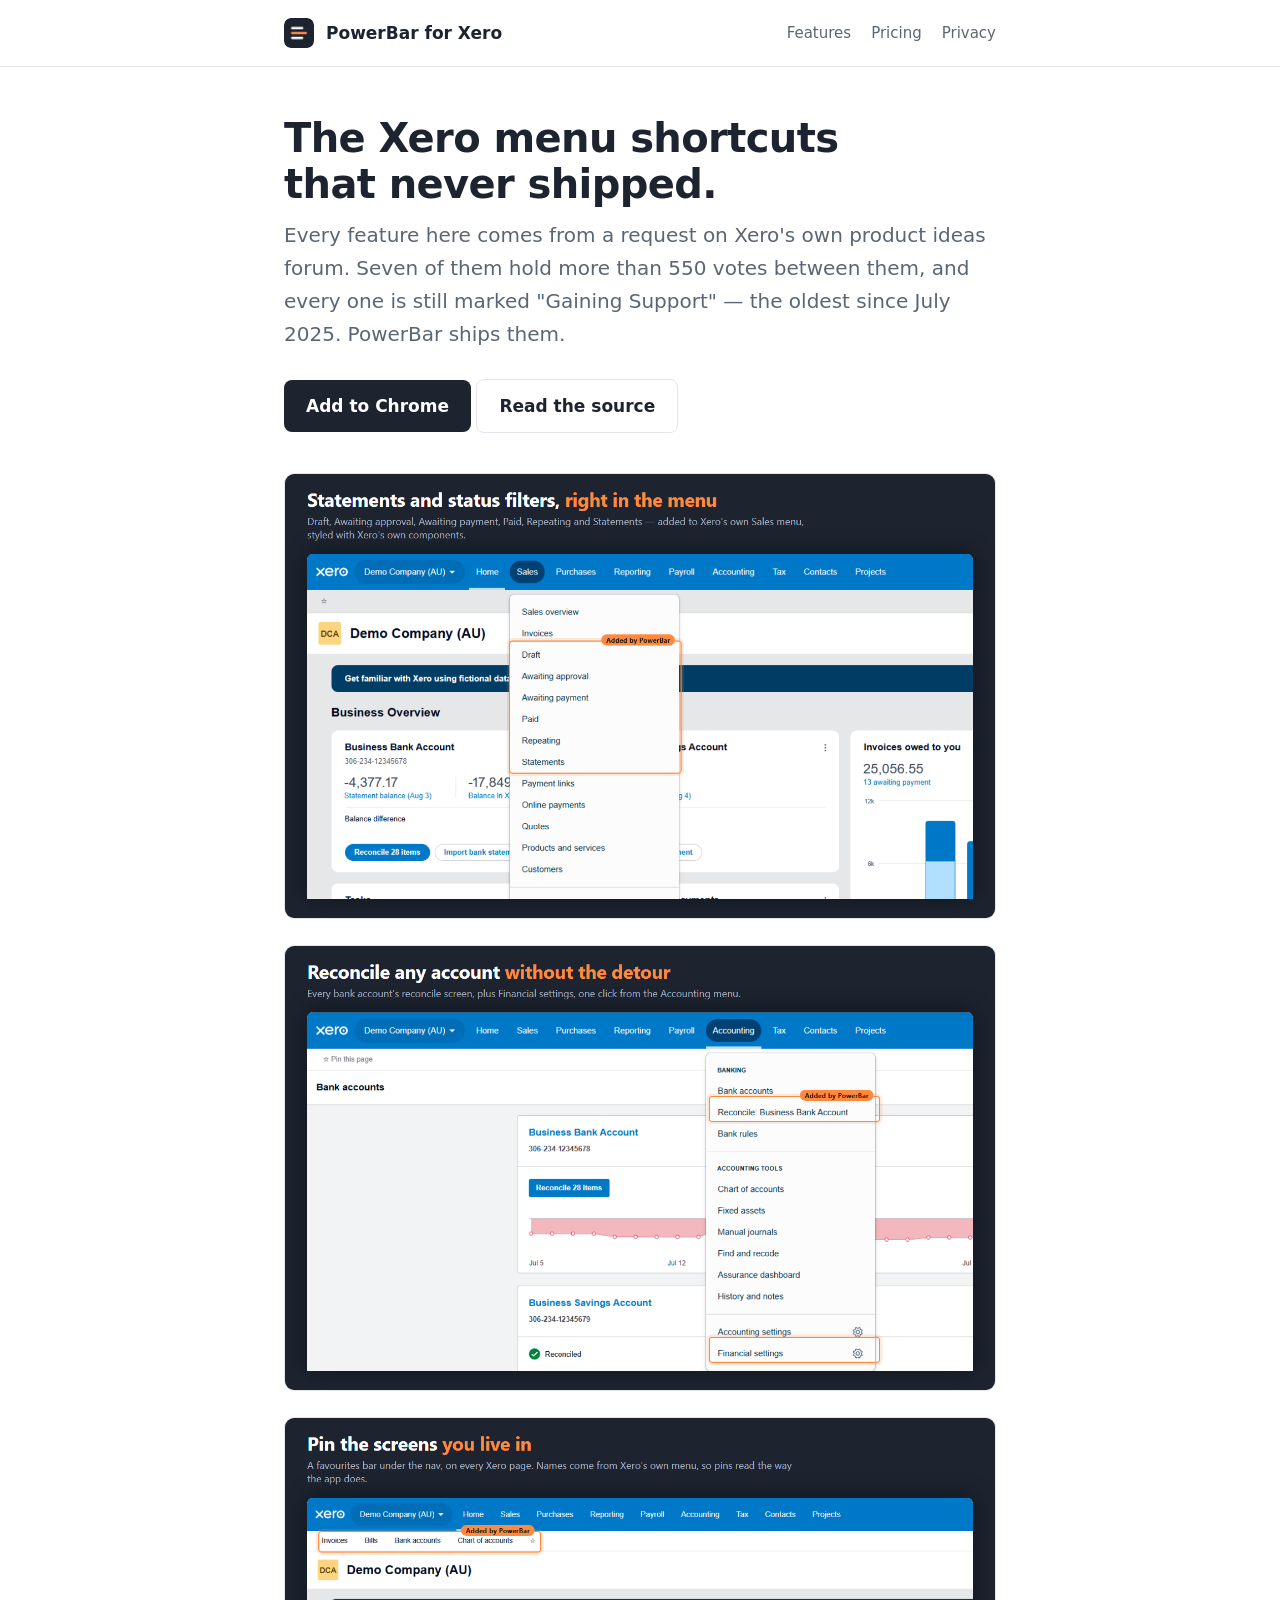
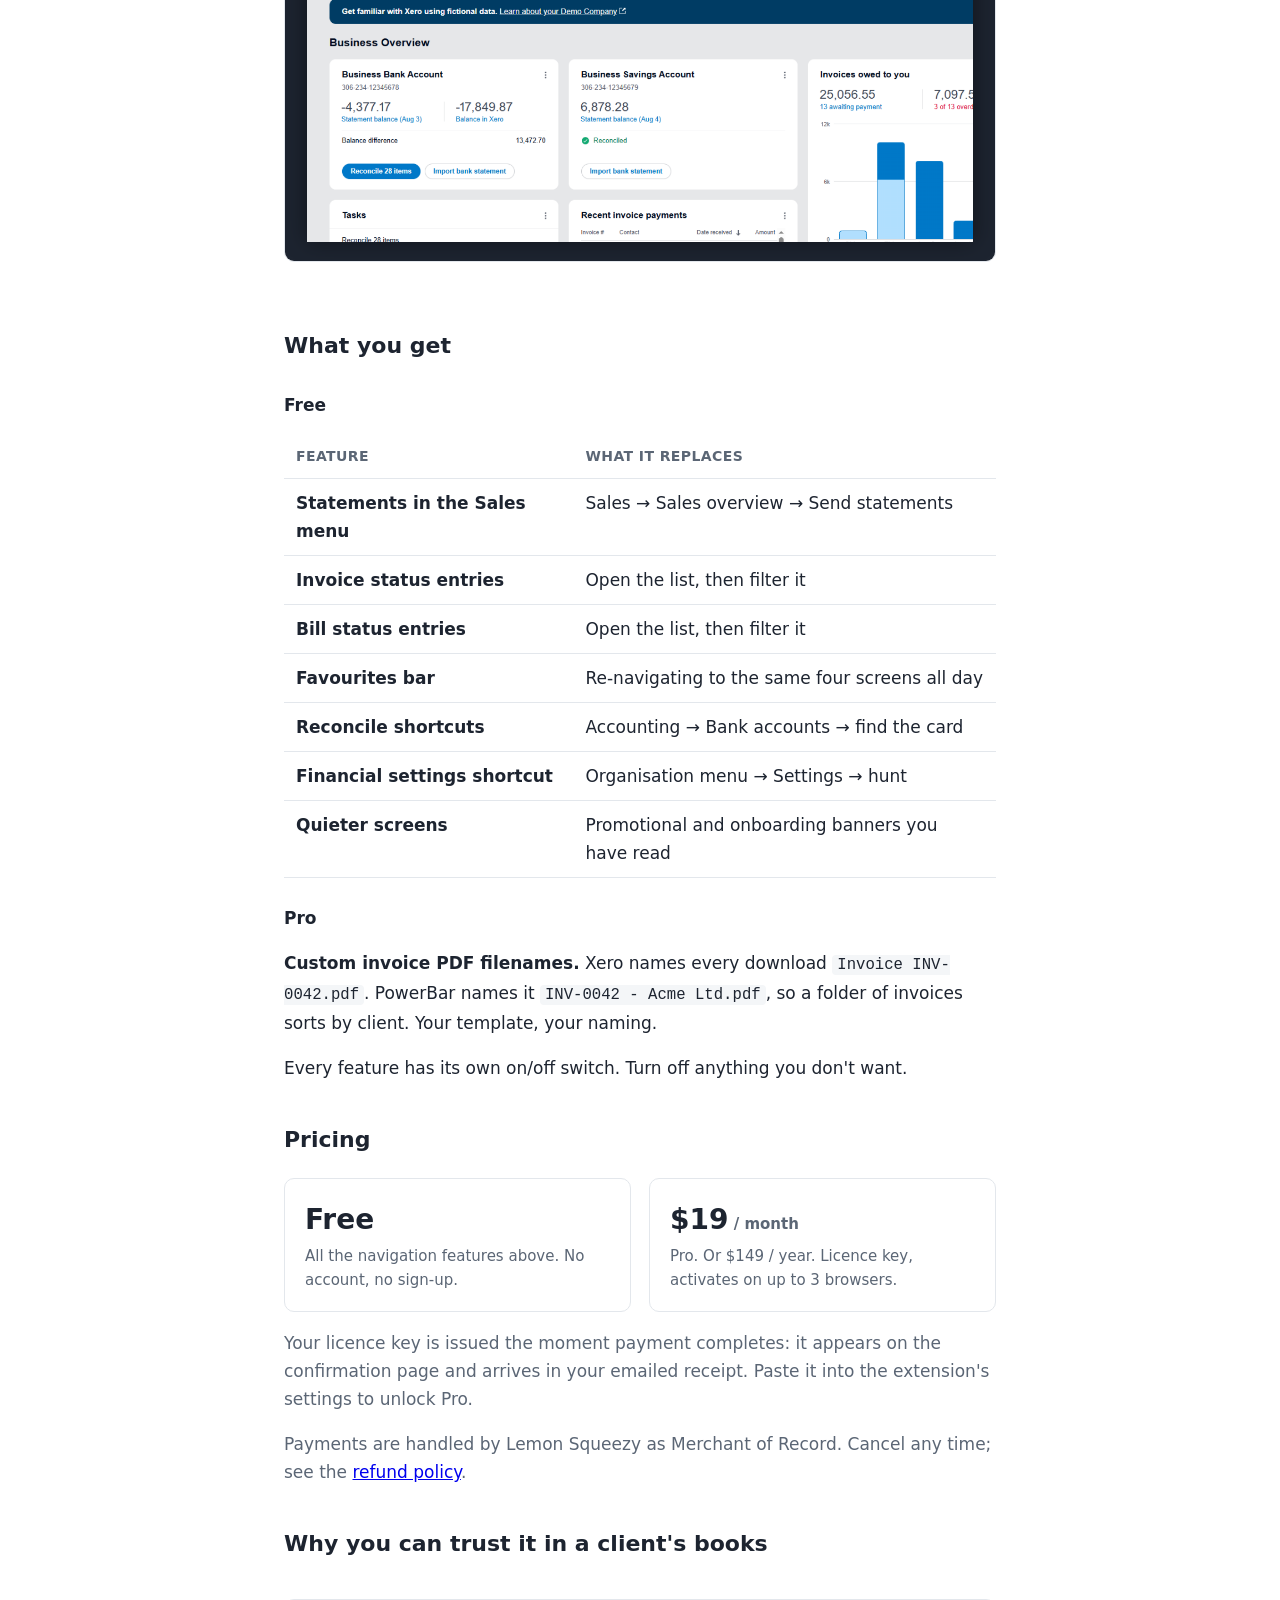
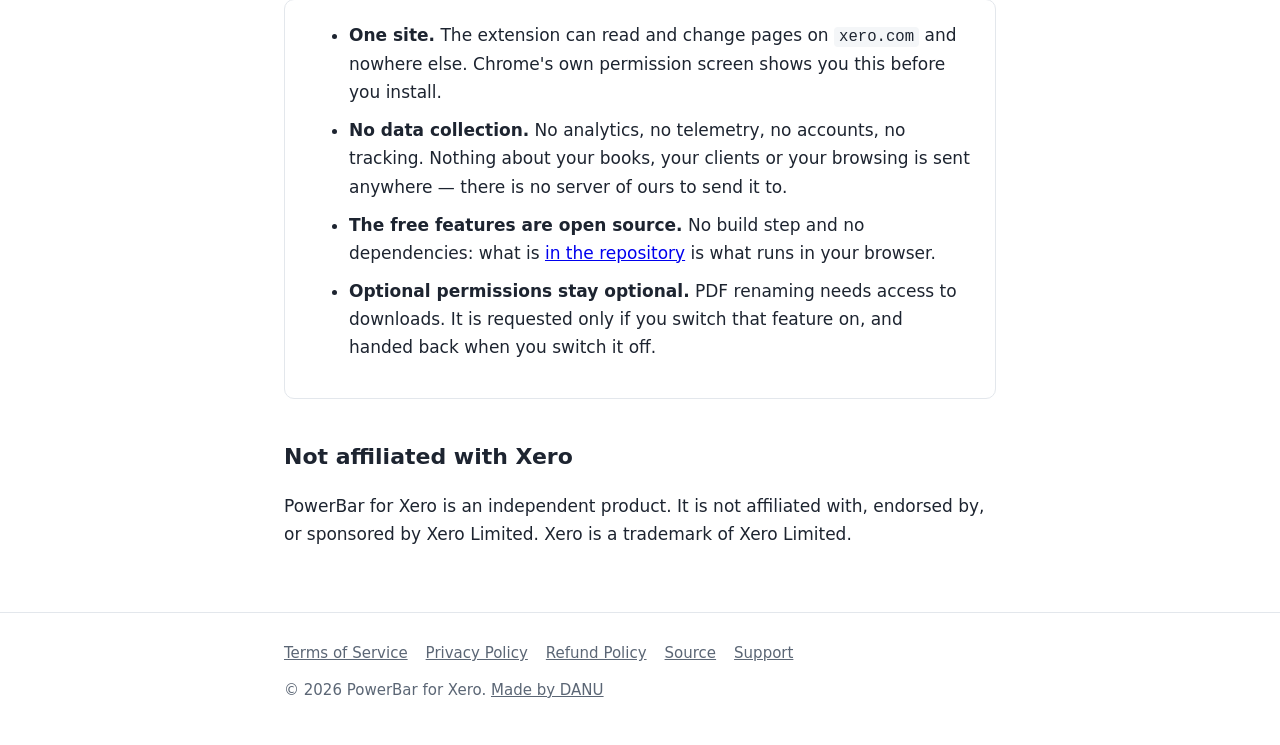
<file: docs/index.html>
<!doctype html>
<html lang="en">
<head>
  <meta charset="utf-8" />
  <meta name="viewport" content="width=device-width, initial-scale=1" />
  <title>PowerBar for Xero — menu shortcuts Xero never shipped</title>
  <meta name="description" content="A Chrome extension adding the Xero menu shortcuts asked for on Xero's own product ideas forum. One permission, no data collection, free core open source." />
  <link rel="icon" href="icon.png" />
  <link rel="stylesheet" href="style.css" />
</head>
<body>

<header class="site">
  <div class="wrap">
    <img src="icon.png" alt="" />
    <strong>PowerBar for Xero</strong>
    <nav>
      <a href="#features">Features</a>
      <a href="#pricing">Pricing</a>
      <a href="#trust">Privacy</a>
    </nav>
  </div>
</header>

<main class="wrap">

  <h1>The Xero menu shortcuts<br />that never shipped.</h1>
  <p class="lede">
    Every feature here comes from a request on Xero's own product ideas forum.
    Seven of them hold more than 550 votes between them, and every one is still marked
    "Gaining Support" &mdash; the oldest since July 2025. PowerBar ships them.
  </p>

  <p>
    <a class="cta" href="https://chromewebstore.google.com/detail/ifdmpicajpelfajmjhgclbopnagcnelc">Add to Chrome</a>
    <a class="cta secondary" href="https://github.com/thoopring/powerbar-for-xero">Read the source</a>
  </p>

  <div class="shots">
    <img src="shots/01-sales-menu.png" alt="Xero's Sales menu with Draft, Awaiting approval, Awaiting payment, Paid, Repeating and Statements added" />
    <img src="shots/02-accounting-menu.png" alt="Xero's Accounting menu with a reconcile shortcut and Financial settings added" />
    <img src="shots/03-favourites.png" alt="A favourites bar under Xero's navigation with pinned pages" />
  </div>

  <h2 id="features">What you get</h2>

  <h3>Free</h3>
  <table>
    <tr><th>Feature</th><th>What it replaces</th></tr>
    <tr><td><strong>Statements in the Sales menu</strong></td><td>Sales &rarr; Sales overview &rarr; Send statements</td></tr>
    <tr><td><strong>Invoice status entries</strong></td><td>Open the list, then filter it</td></tr>
    <tr><td><strong>Bill status entries</strong></td><td>Open the list, then filter it</td></tr>
    <tr><td><strong>Favourites bar</strong></td><td>Re-navigating to the same four screens all day</td></tr>
    <tr><td><strong>Reconcile shortcuts</strong></td><td>Accounting &rarr; Bank accounts &rarr; find the card</td></tr>
    <tr><td><strong>Financial settings shortcut</strong></td><td>Organisation menu &rarr; Settings &rarr; hunt</td></tr>
    <tr><td><strong>Quieter screens</strong></td><td>Promotional and onboarding banners you have read</td></tr>
  </table>

  <h3>Pro</h3>
  <p>
    <strong>Custom invoice PDF filenames.</strong> Xero names every download
    <code>Invoice INV-0042.pdf</code>. PowerBar names it
    <code>INV-0042 - Acme Ltd.pdf</code>, so a folder of invoices sorts by
    client. Your template, your naming.
  </p>

  <p>Every feature has its own on/off switch. Turn off anything you don't want.</p>

  <h2 id="pricing">Pricing</h2>
  <div class="price">
    <div class="plan">
      <div class="amount">Free</div>
      <div class="note">All the navigation features above. No account, no sign-up.</div>
    </div>
    <div class="plan">
      <div class="amount">$19<span class="note"> / month</span></div>
      <div class="note">Pro. Or $149 / year. Licence key, activates on up to 3 browsers.</div>
    </div>
  </div>
  <p class="note" style="color:var(--muted)">
    Your licence key is issued the moment payment completes: it appears on the
    confirmation page and arrives in your emailed receipt. Paste it into the
    extension's settings to unlock Pro.
  </p>
  <p class="note" style="color:var(--muted)">
    Payments are handled by Lemon Squeezy as Merchant of Record. Cancel any
    time; see the <a href="refund.html">refund policy</a>.
  </p>

  <h2 id="trust">Why you can trust it in a client's books</h2>
  <div class="trust">
    <ul>
      <li><strong>One site.</strong> The extension can read and change pages on
        <code>xero.com</code> and nowhere else. Chrome's own permission screen
        shows you this before you install.</li>
      <li><strong>No data collection.</strong> No analytics, no telemetry, no
        accounts, no tracking. Nothing about your books, your clients or your
        browsing is sent anywhere &mdash; there is no server of ours to send it to.</li>
      <li><strong>The free features are open source.</strong> No build step and no
        dependencies: what is
        <a href="https://github.com/thoopring/powerbar-for-xero">in the repository</a>
        is what runs in your browser.</li>
      <li><strong>Optional permissions stay optional.</strong> PDF renaming needs
        access to downloads. It is requested only if you switch that feature on,
        and handed back when you switch it off.</li>
    </ul>
  </div>

  <h2>Not affiliated with Xero</h2>
  <p>
    PowerBar for Xero is an independent product. It is not affiliated with,
    endorsed by, or sponsored by Xero Limited. Xero is a trademark of Xero
    Limited.
  </p>

</main>

<footer class="site">
  <div class="wrap">
    <nav>
      <a href="terms.html">Terms of Service</a>
      <a href="privacy.html">Privacy Policy</a>
      <a href="refund.html">Refund Policy</a>
      <a href="https://github.com/thoopring/powerbar-for-xero">Source</a>
      <a href="https://github.com/thoopring/powerbar-for-xero/issues">Support</a>
    </nav>
    <div>&copy; 2026 PowerBar for Xero. <a href="https://trafficpumplab.com">Made by DANU</a></div>
  </div>
</footer>

</body>
</html>
</file>
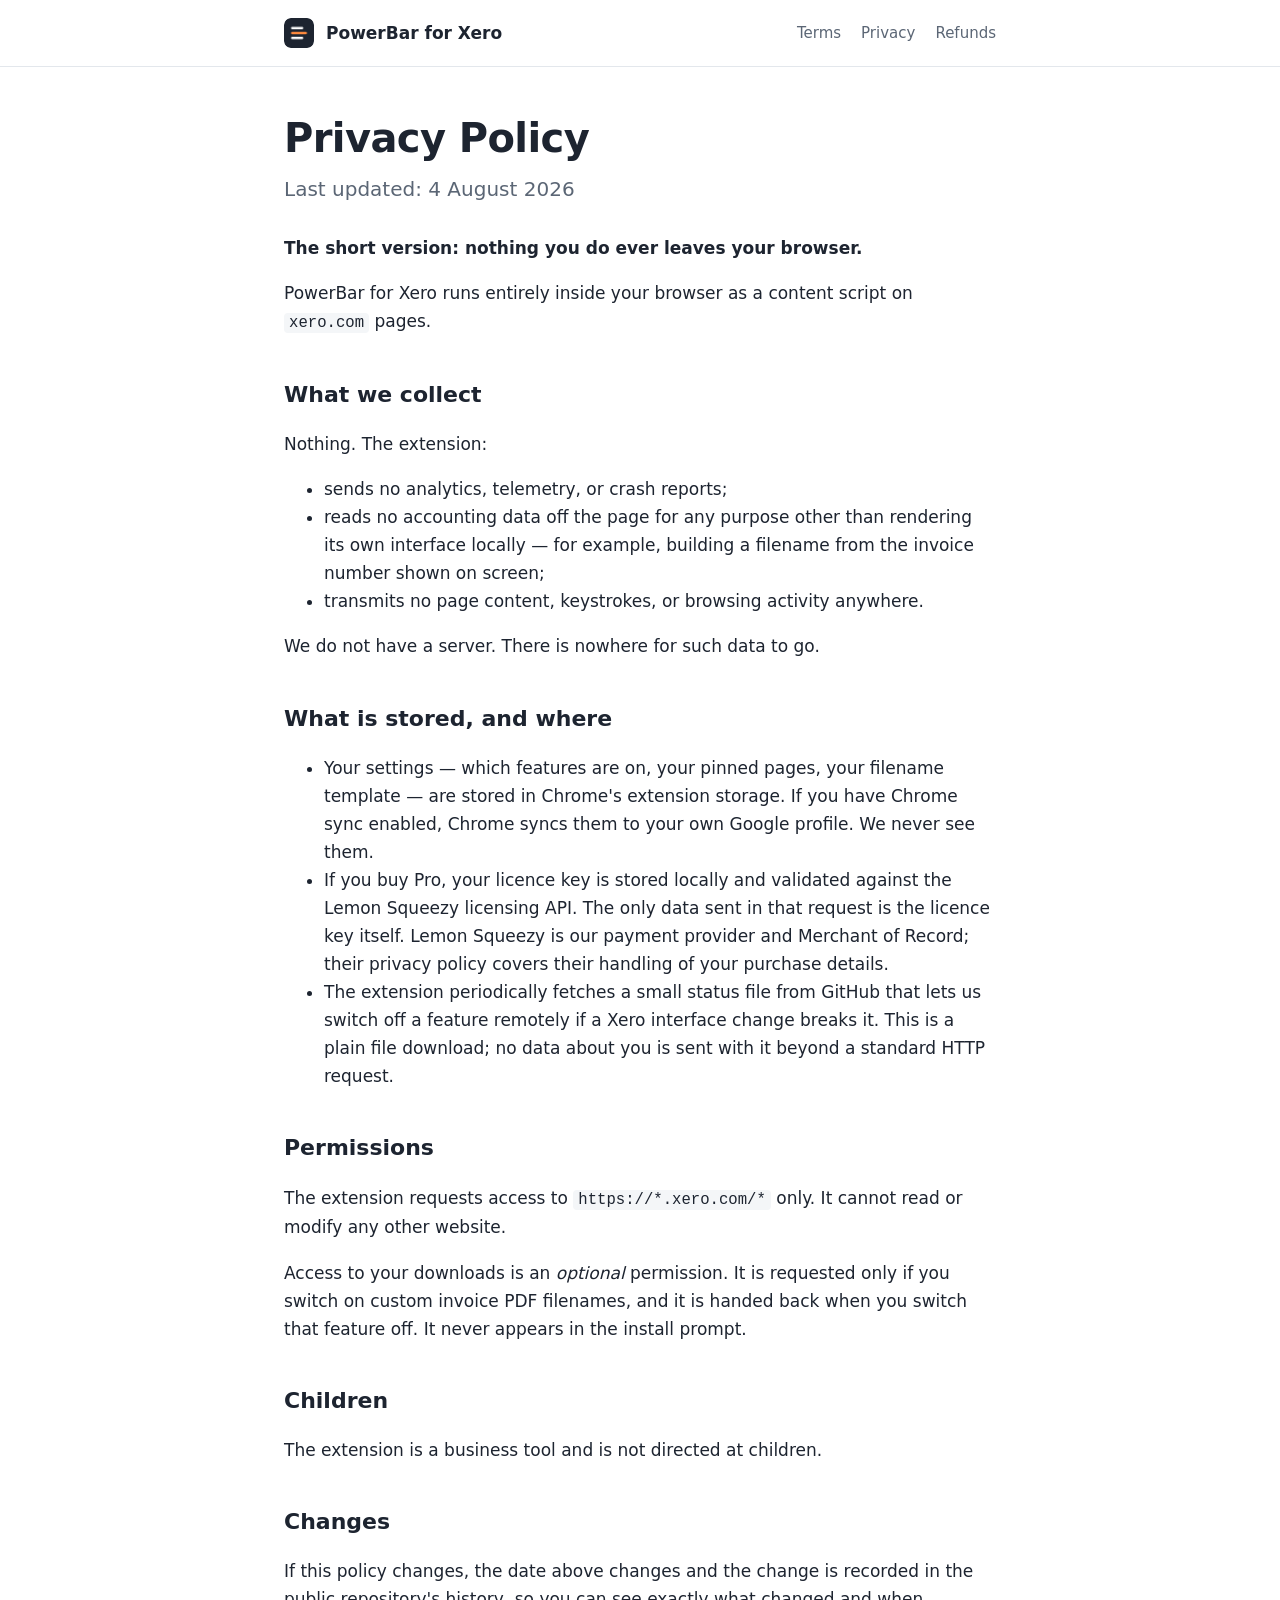
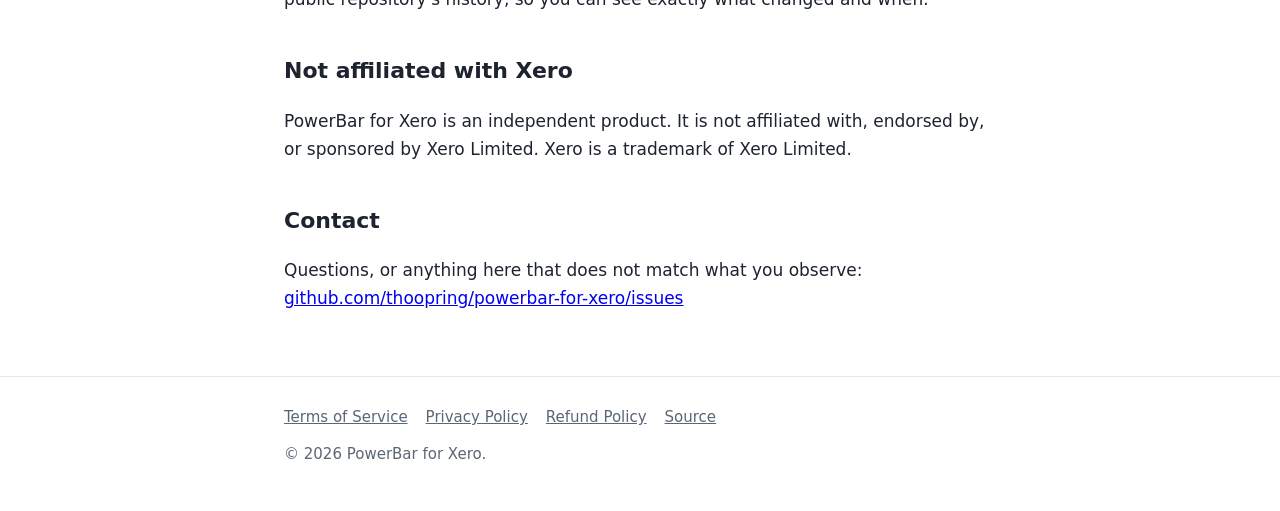
<file: docs/privacy.html>
<!doctype html>
<html lang="en">
<head>
  <meta charset="utf-8" />
  <meta name="viewport" content="width=device-width, initial-scale=1" />
  <title>Privacy Policy — PowerBar for Xero</title>
  <link rel="icon" href="icon.png" />
  <link rel="stylesheet" href="style.css" />
</head>
<body>

<header class="site">
  <div class="wrap">
    <img src="icon.png" alt="" />
    <strong><a href="index.html" style="color:inherit;text-decoration:none">PowerBar for Xero</a></strong>
    <nav>
      <a href="terms.html">Terms</a>
      <a href="privacy.html">Privacy</a>
      <a href="refund.html">Refunds</a>
    </nav>
  </div>
</header>

<main class="wrap">
  <h1>Privacy Policy</h1>
  <p class="lede">Last updated: 4 August 2026</p>

  <p><strong>The short version: nothing you do ever leaves your browser.</strong></p>
  <p>
    PowerBar for Xero runs entirely inside your browser as a content script on
    <code>xero.com</code> pages.
  </p>

  <h2>What we collect</h2>
  <p>Nothing. The extension:</p>
  <ul>
    <li>sends no analytics, telemetry, or crash reports;</li>
    <li>reads no accounting data off the page for any purpose other than
      rendering its own interface locally &mdash; for example, building a filename
      from the invoice number shown on screen;</li>
    <li>transmits no page content, keystrokes, or browsing activity anywhere.</li>
  </ul>
  <p>We do not have a server. There is nowhere for such data to go.</p>

  <h2>What is stored, and where</h2>
  <ul>
    <li>Your settings &mdash; which features are on, your pinned pages, your filename
      template &mdash; are stored in Chrome's extension storage. If you have Chrome
      sync enabled, Chrome syncs them to your own Google profile. We never see
      them.</li>
    <li>If you buy Pro, your licence key is stored locally and validated against
      the Lemon Squeezy licensing API. The only data sent in that request is the
      licence key itself. Lemon Squeezy is our payment provider and Merchant of
      Record; their privacy policy covers their handling of your purchase
      details.</li>
    <li>The extension periodically fetches a small status file from GitHub that
      lets us switch off a feature remotely if a Xero interface change breaks
      it. This is a plain file download; no data about you is sent with it
      beyond a standard HTTP request.</li>
  </ul>

  <h2>Permissions</h2>
  <p>
    The extension requests access to <code>https://*.xero.com/*</code> only. It
    cannot read or modify any other website.
  </p>
  <p>
    Access to your downloads is an <em>optional</em> permission. It is requested
    only if you switch on custom invoice PDF filenames, and it is handed back
    when you switch that feature off. It never appears in the install prompt.
  </p>

  <h2>Children</h2>
  <p>The extension is a business tool and is not directed at children.</p>

  <h2>Changes</h2>
  <p>
    If this policy changes, the date above changes and the change is recorded in
    the public repository's history, so you can see exactly what changed and
    when.
  </p>

  <h2>Not affiliated with Xero</h2>
  <p>
    PowerBar for Xero is an independent product. It is not affiliated with,
    endorsed by, or sponsored by Xero Limited. Xero is a trademark of Xero
    Limited.
  </p>

  <h2>Contact</h2>
  <p>
    Questions, or anything here that does not match what you observe:
    <a href="https://github.com/thoopring/powerbar-for-xero/issues">github.com/thoopring/powerbar-for-xero/issues</a>
  </p>
</main>

<footer class="site">
  <div class="wrap">
    <nav>
      <a href="terms.html">Terms of Service</a>
      <a href="privacy.html">Privacy Policy</a>
      <a href="refund.html">Refund Policy</a>
      <a href="https://github.com/thoopring/powerbar-for-xero">Source</a>
    </nav>
    <div>&copy; 2026 PowerBar for Xero.</div>
  </div>
</footer>

</body>
</html>
</file>
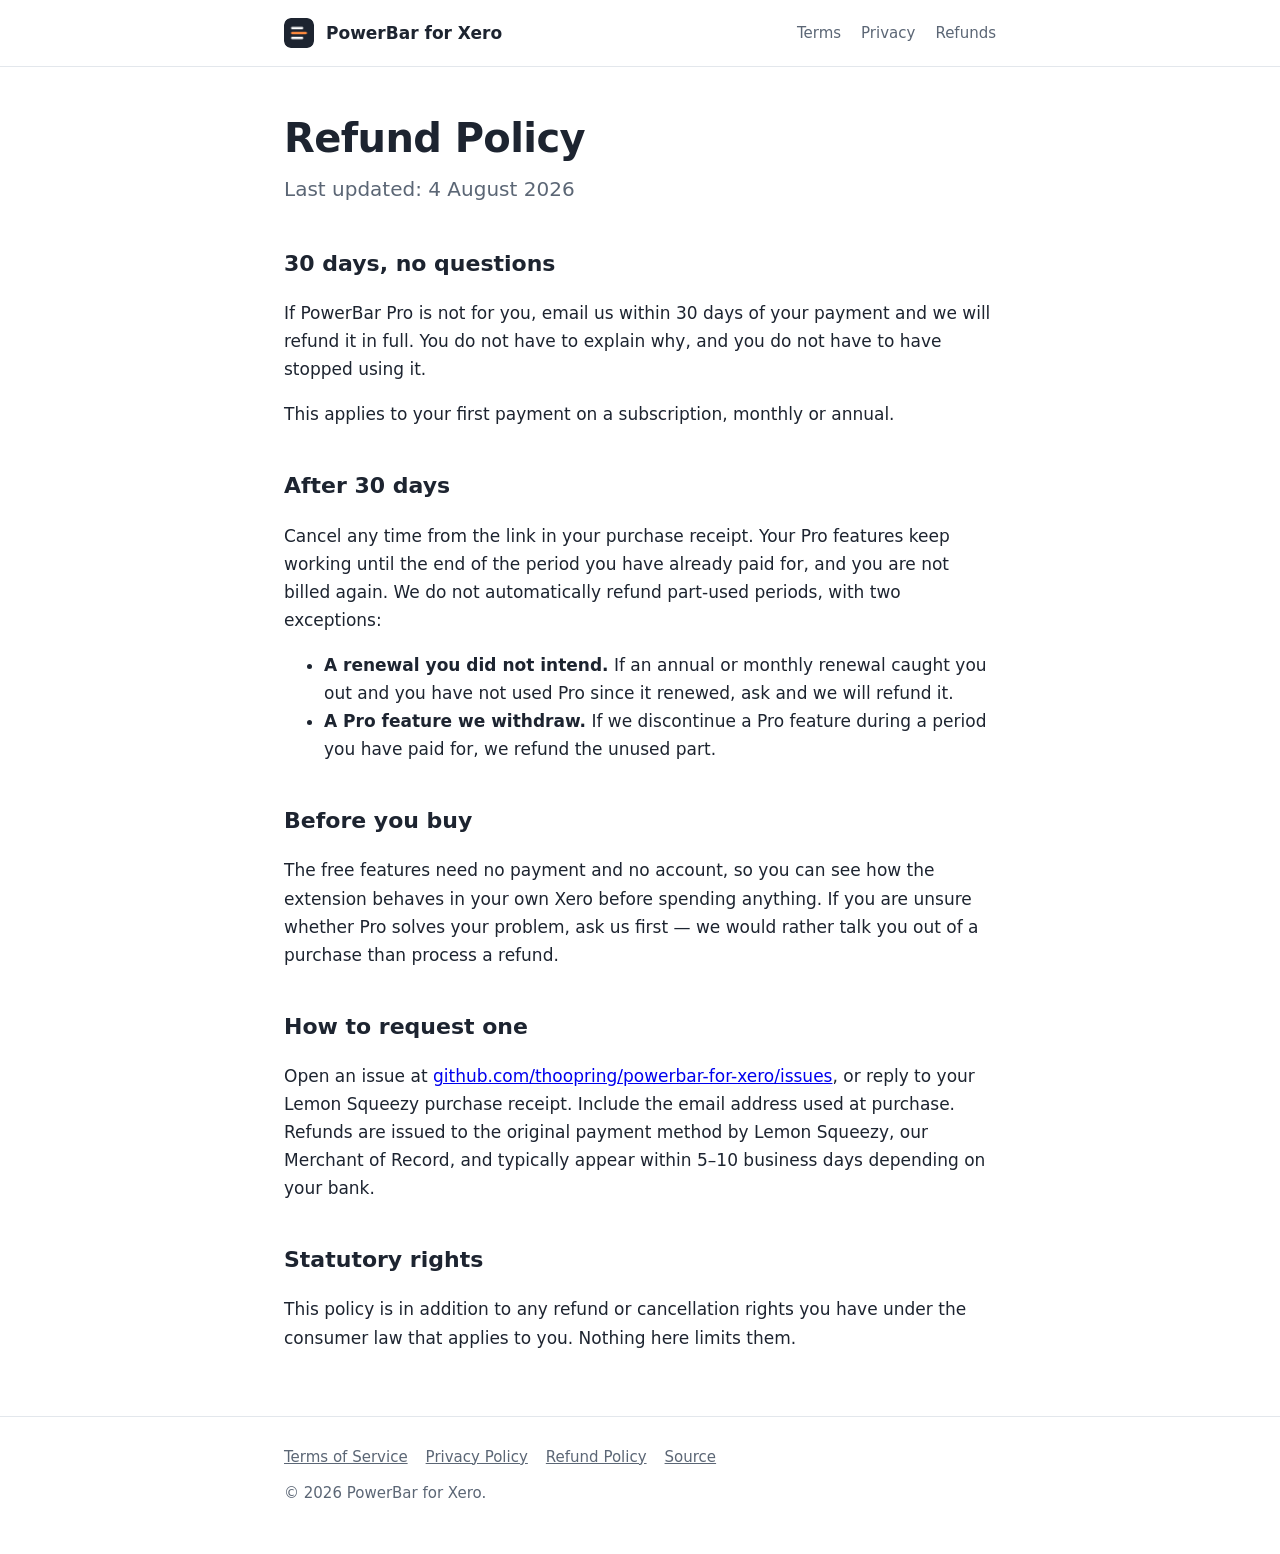
<file: docs/refund.html>
<!doctype html>
<html lang="en">
<head>
  <meta charset="utf-8" />
  <meta name="viewport" content="width=device-width, initial-scale=1" />
  <title>Refund Policy — PowerBar for Xero</title>
  <link rel="icon" href="icon.png" />
  <link rel="stylesheet" href="style.css" />
</head>
<body>

<header class="site">
  <div class="wrap">
    <img src="icon.png" alt="" />
    <strong><a href="index.html" style="color:inherit;text-decoration:none">PowerBar for Xero</a></strong>
    <nav>
      <a href="terms.html">Terms</a>
      <a href="privacy.html">Privacy</a>
      <a href="refund.html">Refunds</a>
    </nav>
  </div>
</header>

<main class="wrap">
  <h1>Refund Policy</h1>
  <p class="lede">Last updated: 4 August 2026</p>

  <h2>30 days, no questions</h2>
  <p>
    If PowerBar Pro is not for you, email us within 30 days of your payment and
    we will refund it in full. You do not have to explain why, and you do not
    have to have stopped using it.
  </p>
  <p>
    This applies to your first payment on a subscription, monthly or annual.
  </p>

  <h2>After 30 days</h2>
  <p>
    Cancel any time from the link in your purchase receipt. Your Pro features
    keep working until the end of the period you have already paid for, and you
    are not billed again. We do not automatically refund part-used periods, with
    two exceptions:
  </p>
  <ul>
    <li><strong>A renewal you did not intend.</strong> If an annual or monthly
      renewal caught you out and you have not used Pro since it renewed, ask and
      we will refund it.</li>
    <li><strong>A Pro feature we withdraw.</strong> If we discontinue a Pro
      feature during a period you have paid for, we refund the unused part.</li>
  </ul>

  <h2>Before you buy</h2>
  <p>
    The free features need no payment and no account, so you can see how the
    extension behaves in your own Xero before spending anything. If you are
    unsure whether Pro solves your problem, ask us first &mdash; we would rather
    talk you out of a purchase than process a refund.
  </p>

  <h2>How to request one</h2>
  <p>
    Open an issue at
    <a href="https://github.com/thoopring/powerbar-for-xero/issues">github.com/thoopring/powerbar-for-xero/issues</a>,
    or reply to your Lemon Squeezy purchase receipt. Include the email address
    used at purchase. Refunds are issued to the original payment method by Lemon
    Squeezy, our Merchant of Record, and typically appear within 5&ndash;10
    business days depending on your bank.
  </p>

  <h2>Statutory rights</h2>
  <p>
    This policy is in addition to any refund or cancellation rights you have
    under the consumer law that applies to you. Nothing here limits them.
  </p>
</main>

<footer class="site">
  <div class="wrap">
    <nav>
      <a href="terms.html">Terms of Service</a>
      <a href="privacy.html">Privacy Policy</a>
      <a href="refund.html">Refund Policy</a>
      <a href="https://github.com/thoopring/powerbar-for-xero">Source</a>
    </nav>
    <div>&copy; 2026 PowerBar for Xero.</div>
  </div>
</footer>

</body>
</html>
</file>
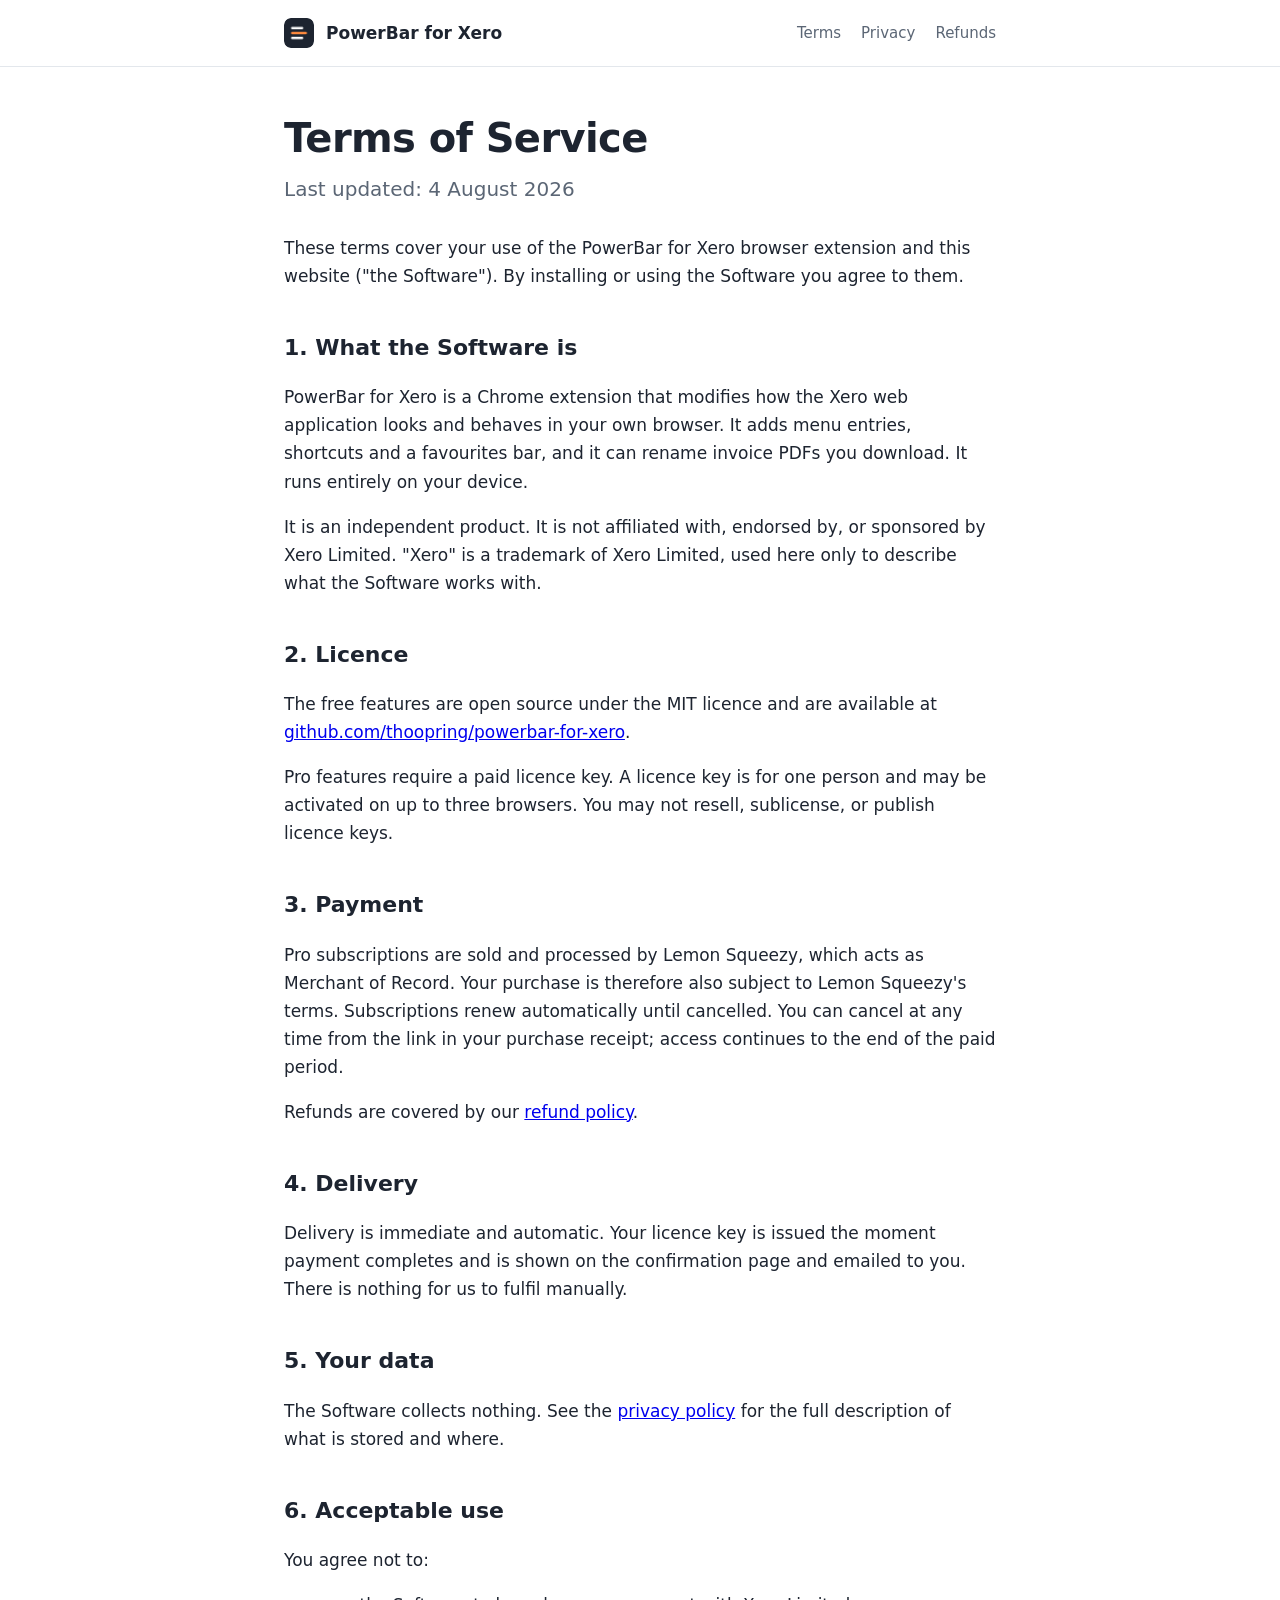
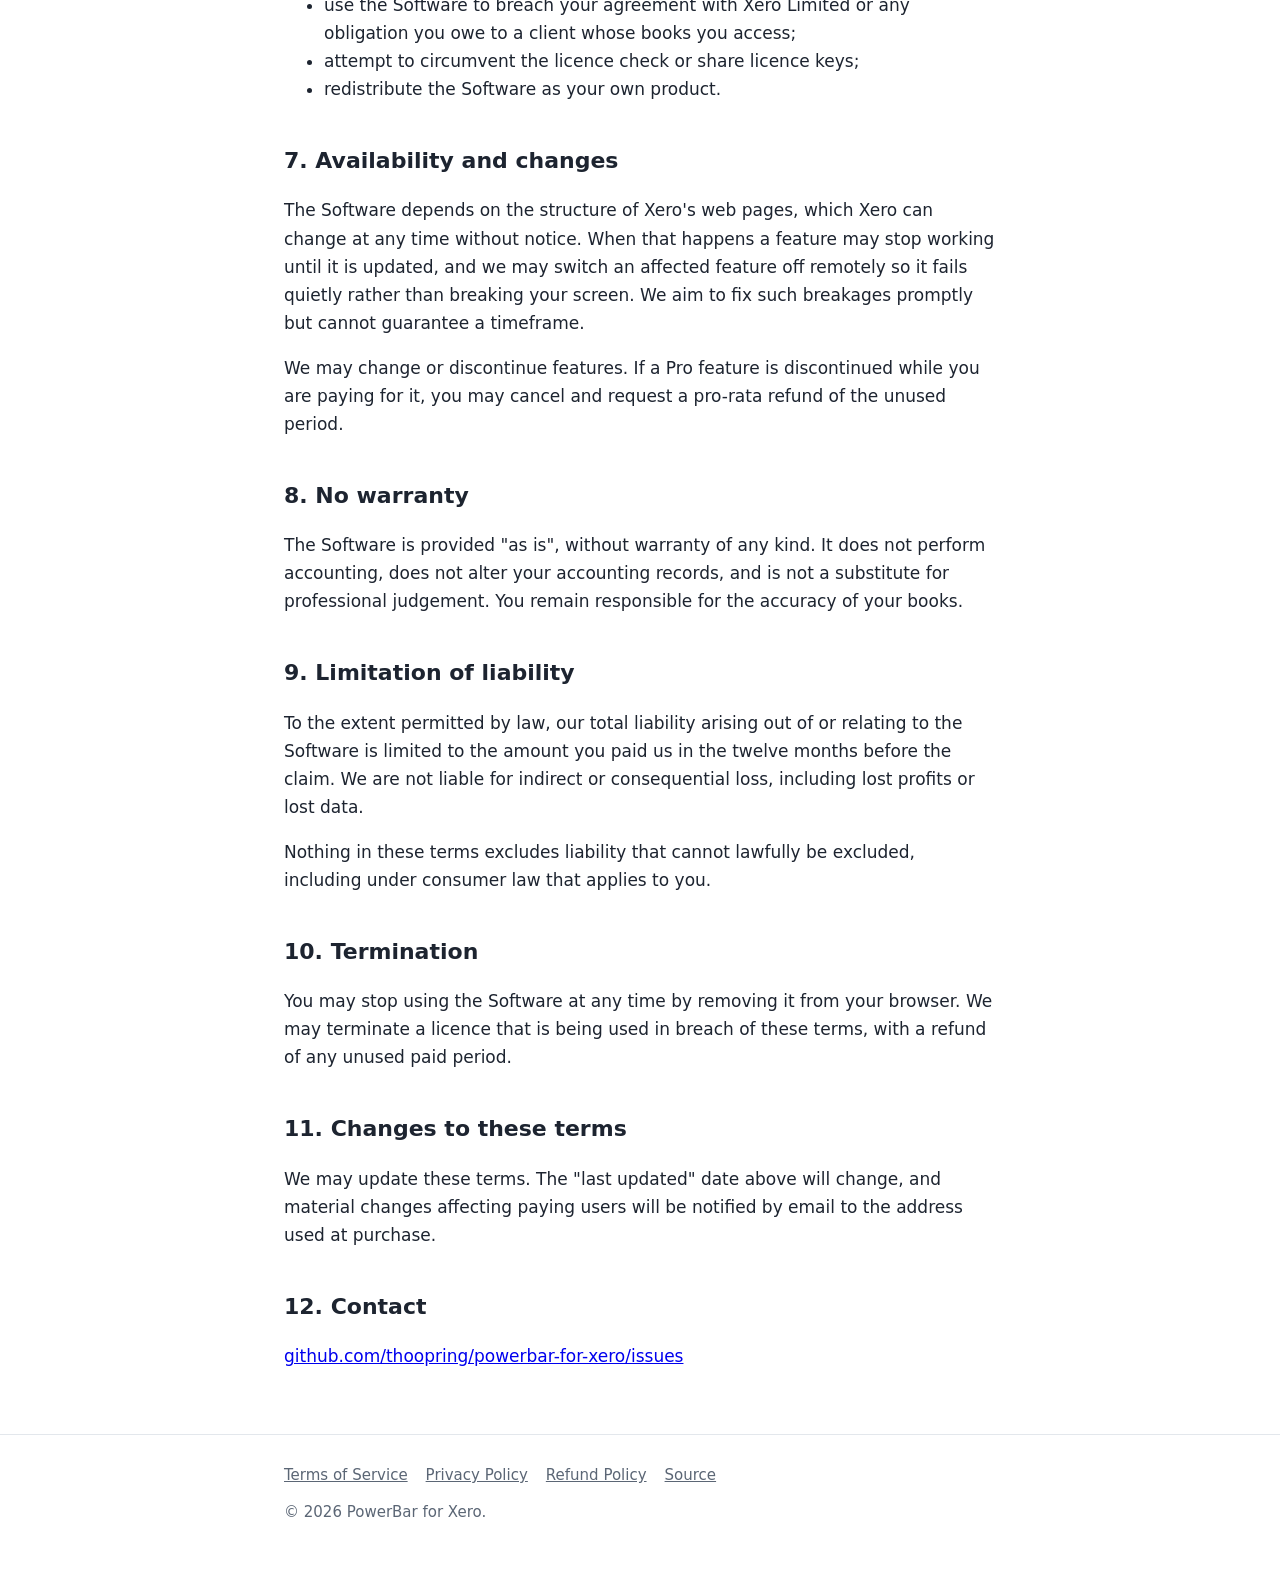
<file: docs/terms.html>
<!doctype html>
<html lang="en">
<head>
  <meta charset="utf-8" />
  <meta name="viewport" content="width=device-width, initial-scale=1" />
  <title>Terms of Service — PowerBar for Xero</title>
  <link rel="icon" href="icon.png" />
  <link rel="stylesheet" href="style.css" />
</head>
<body>

<header class="site">
  <div class="wrap">
    <img src="icon.png" alt="" />
    <strong><a href="index.html" style="color:inherit;text-decoration:none">PowerBar for Xero</a></strong>
    <nav>
      <a href="terms.html">Terms</a>
      <a href="privacy.html">Privacy</a>
      <a href="refund.html">Refunds</a>
    </nav>
  </div>
</header>

<main class="wrap">
  <h1>Terms of Service</h1>
  <p class="lede">Last updated: 4 August 2026</p>

  <p>
    These terms cover your use of the PowerBar for Xero browser extension and
    this website ("the Software"). By installing or using the Software you
    agree to them.
  </p>

  <h2>1. What the Software is</h2>
  <p>
    PowerBar for Xero is a Chrome extension that modifies how the Xero web
    application looks and behaves in your own browser. It adds menu entries,
    shortcuts and a favourites bar, and it can rename invoice PDFs you download.
    It runs entirely on your device.
  </p>
  <p>
    It is an independent product. It is not affiliated with, endorsed by, or
    sponsored by Xero Limited. "Xero" is a trademark of Xero Limited, used here
    only to describe what the Software works with.
  </p>

  <h2>2. Licence</h2>
  <p>
    The free features are open source under the MIT licence and are available at
    <a href="https://github.com/thoopring/powerbar-for-xero">github.com/thoopring/powerbar-for-xero</a>.
  </p>
  <p>
    Pro features require a paid licence key. A licence key is for one person and
    may be activated on up to three browsers. You may not resell, sublicense, or
    publish licence keys.
  </p>

  <h2>3. Payment</h2>
  <p>
    Pro subscriptions are sold and processed by Lemon Squeezy, which acts as
    Merchant of Record. Your purchase is therefore also subject to Lemon
    Squeezy's terms. Subscriptions renew automatically until cancelled. You can
    cancel at any time from the link in your purchase receipt; access continues
    to the end of the paid period.
  </p>
  <p>Refunds are covered by our <a href="refund.html">refund policy</a>.</p>

  <h2>4. Delivery</h2>
  <p>
    Delivery is immediate and automatic. Your licence key is issued the moment
    payment completes and is shown on the confirmation page and emailed to you.
    There is nothing for us to fulfil manually.
  </p>

  <h2>5. Your data</h2>
  <p>
    The Software collects nothing. See the
    <a href="privacy.html">privacy policy</a> for the full description of what
    is stored and where.
  </p>

  <h2>6. Acceptable use</h2>
  <p>You agree not to:</p>
  <ul>
    <li>use the Software to breach your agreement with Xero Limited or any
      obligation you owe to a client whose books you access;</li>
    <li>attempt to circumvent the licence check or share licence keys;</li>
    <li>redistribute the Software as your own product.</li>
  </ul>

  <h2>7. Availability and changes</h2>
  <p>
    The Software depends on the structure of Xero's web pages, which Xero can
    change at any time without notice. When that happens a feature may stop
    working until it is updated, and we may switch an affected feature off
    remotely so it fails quietly rather than breaking your screen. We aim to fix
    such breakages promptly but cannot guarantee a timeframe.
  </p>
  <p>
    We may change or discontinue features. If a Pro feature is discontinued
    while you are paying for it, you may cancel and request a pro-rata refund of
    the unused period.
  </p>

  <h2>8. No warranty</h2>
  <p>
    The Software is provided "as is", without warranty of any kind. It does not
    perform accounting, does not alter your accounting records, and is not a
    substitute for professional judgement. You remain responsible for the
    accuracy of your books.
  </p>

  <h2>9. Limitation of liability</h2>
  <p>
    To the extent permitted by law, our total liability arising out of or
    relating to the Software is limited to the amount you paid us in the twelve
    months before the claim. We are not liable for indirect or consequential
    loss, including lost profits or lost data.
  </p>
  <p>
    Nothing in these terms excludes liability that cannot lawfully be excluded,
    including under consumer law that applies to you.
  </p>

  <h2>10. Termination</h2>
  <p>
    You may stop using the Software at any time by removing it from your
    browser. We may terminate a licence that is being used in breach of these
    terms, with a refund of any unused paid period.
  </p>

  <h2>11. Changes to these terms</h2>
  <p>
    We may update these terms. The "last updated" date above will change, and
    material changes affecting paying users will be notified by email to the
    address used at purchase.
  </p>

  <h2>12. Contact</h2>
  <p>
    <a href="https://github.com/thoopring/powerbar-for-xero/issues">github.com/thoopring/powerbar-for-xero/issues</a>
  </p>
</main>

<footer class="site">
  <div class="wrap">
    <nav>
      <a href="terms.html">Terms of Service</a>
      <a href="privacy.html">Privacy Policy</a>
      <a href="refund.html">Refund Policy</a>
      <a href="https://github.com/thoopring/powerbar-for-xero">Source</a>
    </nav>
    <div>&copy; 2026 PowerBar for Xero.</div>
  </div>
</footer>

</body>
</html>
</file>
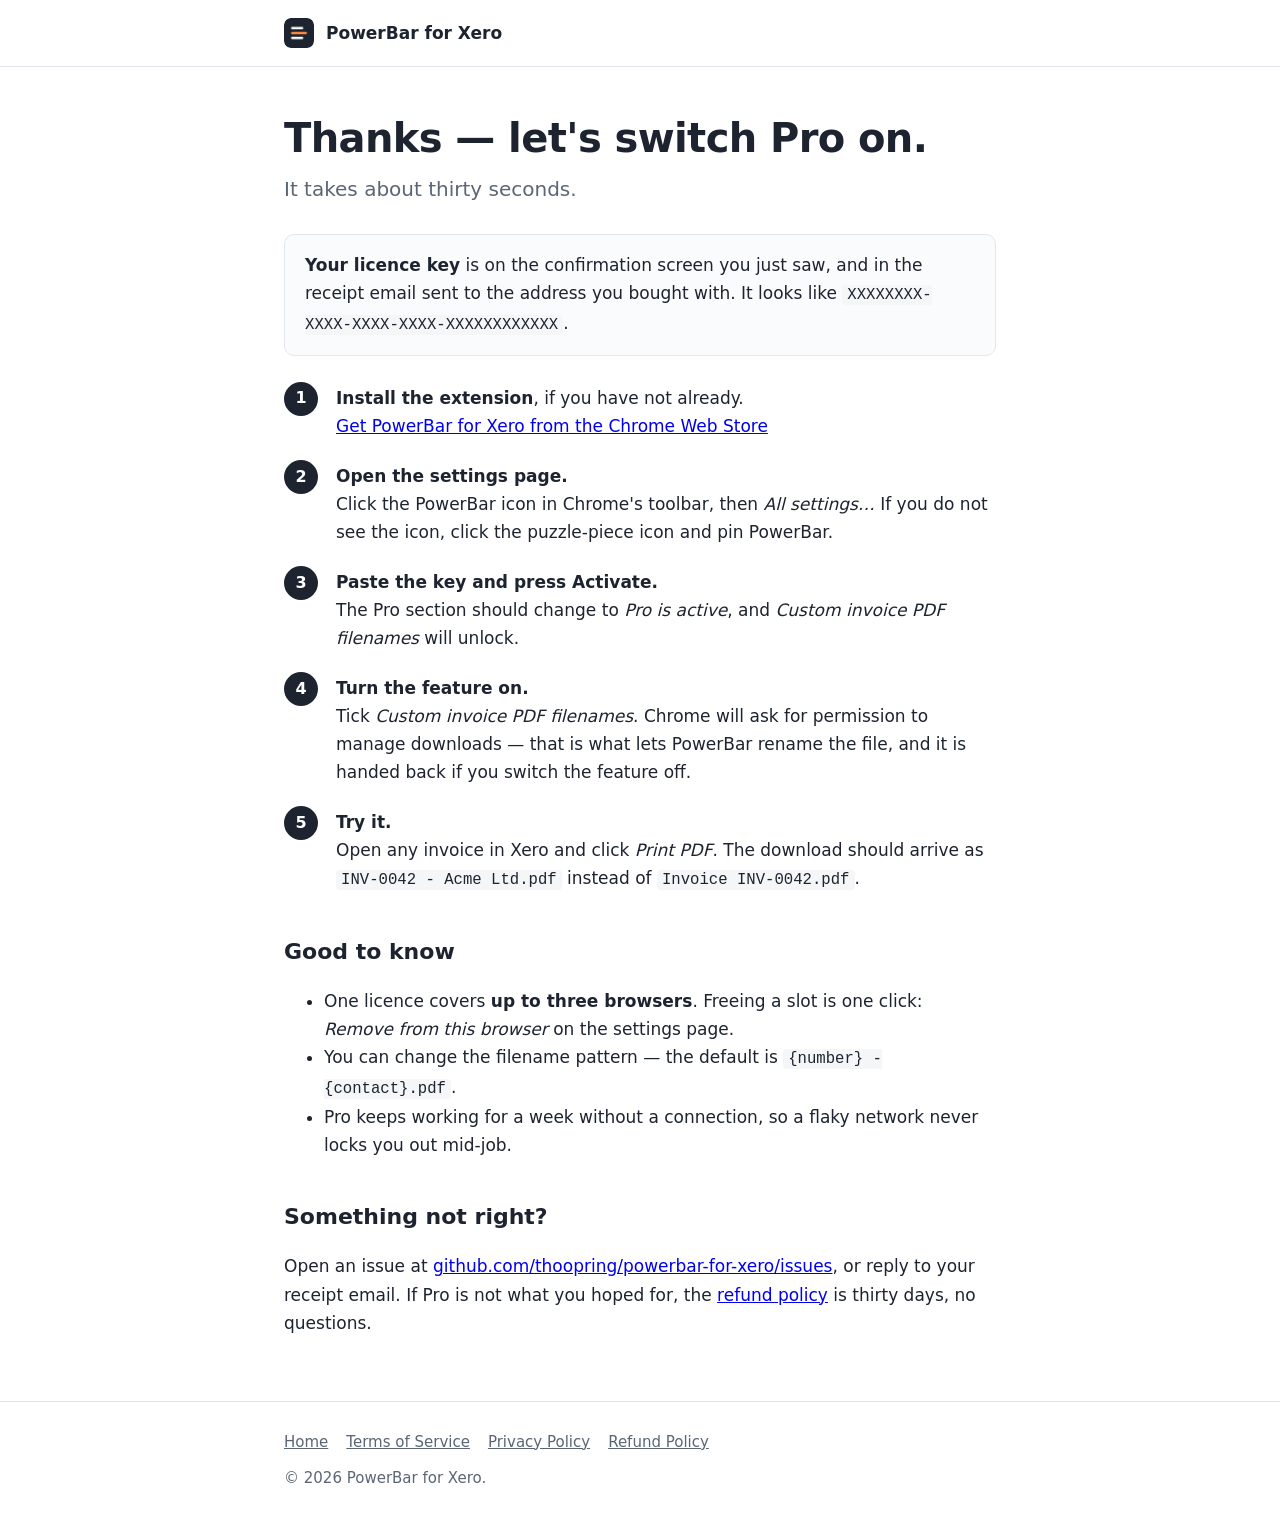
<file: docs/thanks.html>
<!doctype html>
<html lang="en">
<head>
  <meta charset="utf-8" />
  <meta name="viewport" content="width=device-width, initial-scale=1" />
  <meta name="robots" content="noindex" />
  <title>Activate PowerBar Pro</title>
  <link rel="icon" href="icon.png" />
  <link rel="stylesheet" href="style.css" />
  <style>
    /* Numbered steps, because the one job of this page is to get a key out of
       an email and into the extension without anyone getting lost. */
    ol.steps { counter-reset: s; list-style: none; padding: 0; margin: 28px 0; }
    ol.steps li {
      counter-increment: s;
      position: relative;
      padding: 0 0 0 52px;
      margin-bottom: 22px;
    }
    ol.steps li::before {
      content: counter(s);
      position: absolute; left: 0; top: -2px;
      width: 34px; height: 34px;
      border-radius: 50%;
      background: var(--ink); color: #fff;
      font-weight: 650; font-size: 16px;
      display: flex; align-items: center; justify-content: center;
    }
    .keybox {
      border: 1px solid var(--line); border-radius: 10px;
      padding: 16px 20px; margin: 24px 0;
      background: #fafbfc;
    }
  </style>
</head>
<body>

<header class="site">
  <div class="wrap">
    <img src="icon.png" alt="" />
    <strong><a href="index.html" style="color:inherit;text-decoration:none">PowerBar for Xero</a></strong>
  </div>
</header>

<main class="wrap">
  <h1>Thanks — let's switch Pro on.</h1>
  <p class="lede">It takes about thirty seconds.</p>

  <div class="keybox">
    <strong>Your licence key</strong> is on the confirmation screen you just saw,
    and in the receipt email sent to the address you bought with. It looks like
    <code>XXXXXXXX-XXXX-XXXX-XXXX-XXXXXXXXXXXX</code>.
  </div>

  <ol class="steps">
    <li>
      <strong>Install the extension</strong>, if you have not already.<br />
      <a href="https://chromewebstore.google.com/detail/ifdmpicajpelfajmjhgclbopnagcnelc">Get PowerBar for Xero from the Chrome Web Store</a>
    </li>
    <li>
      <strong>Open the settings page.</strong><br />
      Click the PowerBar icon in Chrome's toolbar, then <em>All settings…</em>
      If you do not see the icon, click the puzzle-piece icon and pin PowerBar.
    </li>
    <li>
      <strong>Paste the key and press Activate.</strong><br />
      The Pro section should change to <em>Pro is active</em>, and
      <em>Custom invoice PDF filenames</em> will unlock.
    </li>
    <li>
      <strong>Turn the feature on.</strong><br />
      Tick <em>Custom invoice PDF filenames</em>. Chrome will ask for permission
      to manage downloads &mdash; that is what lets PowerBar rename the file, and
      it is handed back if you switch the feature off.
    </li>
    <li>
      <strong>Try it.</strong><br />
      Open any invoice in Xero and click <em>Print PDF</em>. The download should
      arrive as <code>INV-0042 - Acme Ltd.pdf</code> instead of
      <code>Invoice INV-0042.pdf</code>.
    </li>
  </ol>

  <h2>Good to know</h2>
  <ul>
    <li>One licence covers <strong>up to three browsers</strong>. Freeing a slot
      is one click: <em>Remove from this browser</em> on the settings page.</li>
    <li>You can change the filename pattern &mdash; the default is
      <code>{number} - {contact}.pdf</code>.</li>
    <li>Pro keeps working for a week without a connection, so a flaky network
      never locks you out mid-job.</li>
  </ul>

  <h2>Something not right?</h2>
  <p>
    Open an issue at
    <a href="https://github.com/thoopring/powerbar-for-xero/issues">github.com/thoopring/powerbar-for-xero/issues</a>,
    or reply to your receipt email. If Pro is not what you hoped for, the
    <a href="refund.html">refund policy</a> is thirty days, no questions.
  </p>
</main>

<footer class="site">
  <div class="wrap">
    <nav>
      <a href="index.html">Home</a>
      <a href="terms.html">Terms of Service</a>
      <a href="privacy.html">Privacy Policy</a>
      <a href="refund.html">Refund Policy</a>
    </nav>
    <div>&copy; 2026 PowerBar for Xero.</div>
  </div>
</footer>

</body>
</html>
</file>
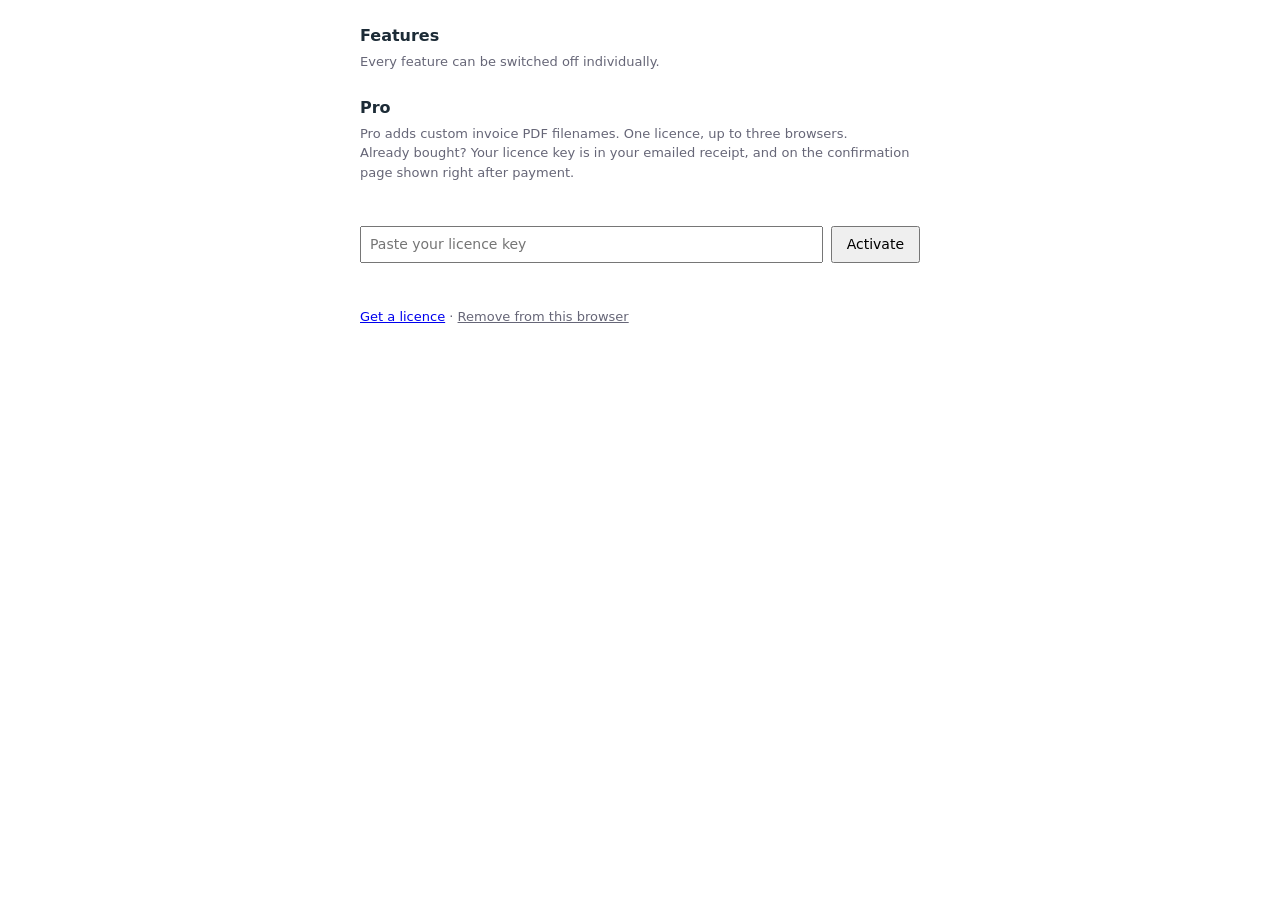
<file: extension/options/options.html>
<!doctype html>
<html>
<head>
  <meta charset="utf-8" />
  <title>PowerBar for Xero — settings</title>
  <link rel="stylesheet" href="options.css" />
</head>
<body>
  <h1>Features</h1>
  <p class="hint">Every feature can be switched off individually.</p>
  <div id="modules"></div>

  <h1>Pro</h1>
  <p class="hint" id="pro-blurb">
    Pro adds custom invoice PDF filenames. One licence, up to three browsers.
    <br />
    <!-- Said here because the moment right after paying is when someone is
         hunting for the key and has nowhere to ask. -->
    Already bought? Your licence key is in your emailed receipt, and on the
    confirmation page shown right after payment.
  </p>

  <div id="pro-state" class="state"></div>

  <div class="license-row">
    <input id="license-key" type="text" placeholder="Paste your licence key" spellcheck="false" autocomplete="off" />
    <button id="license-save">Activate</button>
  </div>
  <p id="license-status"></p>

  <p class="hint">
    <a id="buy-link" href="#" target="_blank" rel="noopener">Get a licence</a>
    &middot;
    <button id="license-remove" class="linkish" type="button">Remove from this browser</button>
  </p>

  <script src="../config.js"></script>
  <script src="../src/core/license-rules.js"></script>
  <script src="../src/catalog.js"></script>
  <script src="options.js"></script>
</body>
</html>
</file>
<file: docs/style.css>
/* Shared styling for the marketing + legal pages. Deliberately plain: the
   product's pitch is that it is auditable and does not overreach, and a page
   that reads like a spreadsheet vendor's brochure works against that. */

:root {
  --ink: #1d2430;
  --muted: #5b6675;
  --line: #e3e7ec;
  --accent: #ff8a3d;
  --bg: #fff;
}

* { box-sizing: border-box; }

body {
  margin: 0;
  font: 17px/1.65 -apple-system, BlinkMacSystemFont, "Segoe UI", system-ui, sans-serif;
  color: var(--ink);
  background: var(--bg);
}

.wrap { max-width: 760px; margin: 0 auto; padding: 0 24px; }

header.site {
  border-bottom: 1px solid var(--line);
  padding: 18px 0;
}
header.site .wrap { display: flex; align-items: center; gap: 12px; }
header.site img { width: 30px; height: 30px; border-radius: 7px; }
header.site strong { font-size: 17px; }
header.site nav { margin-left: auto; display: flex; gap: 20px; font-size: 15px; }
header.site nav a { color: var(--muted); text-decoration: none; }
header.site nav a:hover { color: var(--ink); }

h1 { font-size: 40px; line-height: 1.15; letter-spacing: -0.6px; margin: 48px 0 12px; }
h2 { font-size: 22px; margin: 40px 0 10px; }
h3 { font-size: 17px; margin: 26px 0 6px; }
p, li { color: var(--ink); }
.lede { font-size: 20px; color: var(--muted); margin: 0 0 28px; }

.cta {
  display: inline-block;
  padding: 12px 22px;
  border-radius: 8px;
  background: var(--ink);
  color: #fff;
  text-decoration: none;
  font-weight: 600;
}
.cta.secondary { background: transparent; color: var(--ink); border: 1px solid var(--line); }

.shots { margin: 40px 0; }
.shots img {
  width: 100%;
  border: 1px solid var(--line);
  border-radius: 10px;
  margin-bottom: 18px;
}

.trust { border: 1px solid var(--line); border-radius: 10px; padding: 4px 24px 20px; margin: 36px 0; }
.trust li { margin: 10px 0; }

table { border-collapse: collapse; width: 100%; margin: 16px 0; }
th, td { text-align: left; padding: 10px 12px; border-bottom: 1px solid var(--line); vertical-align: top; }
th { font-size: 14px; text-transform: uppercase; letter-spacing: 0.4px; color: var(--muted); }

.price { display: flex; gap: 18px; flex-wrap: wrap; margin: 20px 0 8px; }
.plan { flex: 1 1 240px; border: 1px solid var(--line); border-radius: 10px; padding: 18px 20px; }
.plan .amount { font-size: 28px; font-weight: 650; }
.plan .note { color: var(--muted); font-size: 15px; }

footer.site {
  border-top: 1px solid var(--line);
  margin-top: 64px;
  padding: 28px 0 48px;
  color: var(--muted);
  font-size: 15px;
}
footer.site a { color: var(--muted); }
footer.site nav { display: flex; gap: 18px; flex-wrap: wrap; margin-bottom: 12px; }

code { background: #f4f6f8; padding: 1px 5px; border-radius: 4px; font-size: 0.92em; }

@media (max-width: 600px) {
  h1 { font-size: 30px; }
  .lede { font-size: 18px; }
}
</file>
<file: extension/options/options.css>
body {
  font: 14px/1.5 system-ui, sans-serif;
  max-width: 560px;
  margin: 24px auto;
  padding: 0 16px;
  color: #1c2b36;
}

h1 {
  font-size: 16px;
  margin: 24px 0 4px;
}

.hint {
  color: #667;
  margin: 0 0 12px;
  font-size: 13px;
}

.module-row {
  display: flex;
  align-items: center;
  gap: 10px;
  padding: 8px 4px;
  border-bottom: 1px solid #eef;
  cursor: pointer;
}

.badge {
  font-size: 11px;
  font-weight: 600;
  padding: 1px 6px;
  border-radius: 3px;
  background: #e8f0fe;
  color: #1a56db;
}

.badge-off {
  background: #fde8e8;
  color: #c81e1e;
  font-weight: 400;
}

.license-row {
  display: flex;
  gap: 8px;
}

.license-row input {
  flex: 1;
  padding: 6px 8px;
  font: inherit;
}

.license-row button {
  padding: 6px 14px;
  font: inherit;
  cursor: pointer;
}

#license-status {
  font-size: 13px;
  color: #c81e1e;
  min-height: 18px;
}

.state {
  font-size: 14px;
  font-weight: 600;
  padding: 10px 12px;
  border-radius: 6px;
  margin-bottom: 12px;
}

.state.ok {
  background: #e7f6ee;
  color: #076c40;
}

.state.off {
  background: #f4f6f8;
  color: #5b6675;
  font-weight: 400;
}

/* A destructive-ish action that should not look like a primary button. */
.linkish {
  border: 0;
  background: none;
  padding: 0;
  font: inherit;
  color: #667;
  text-decoration: underline;
  cursor: pointer;
}
</file>
